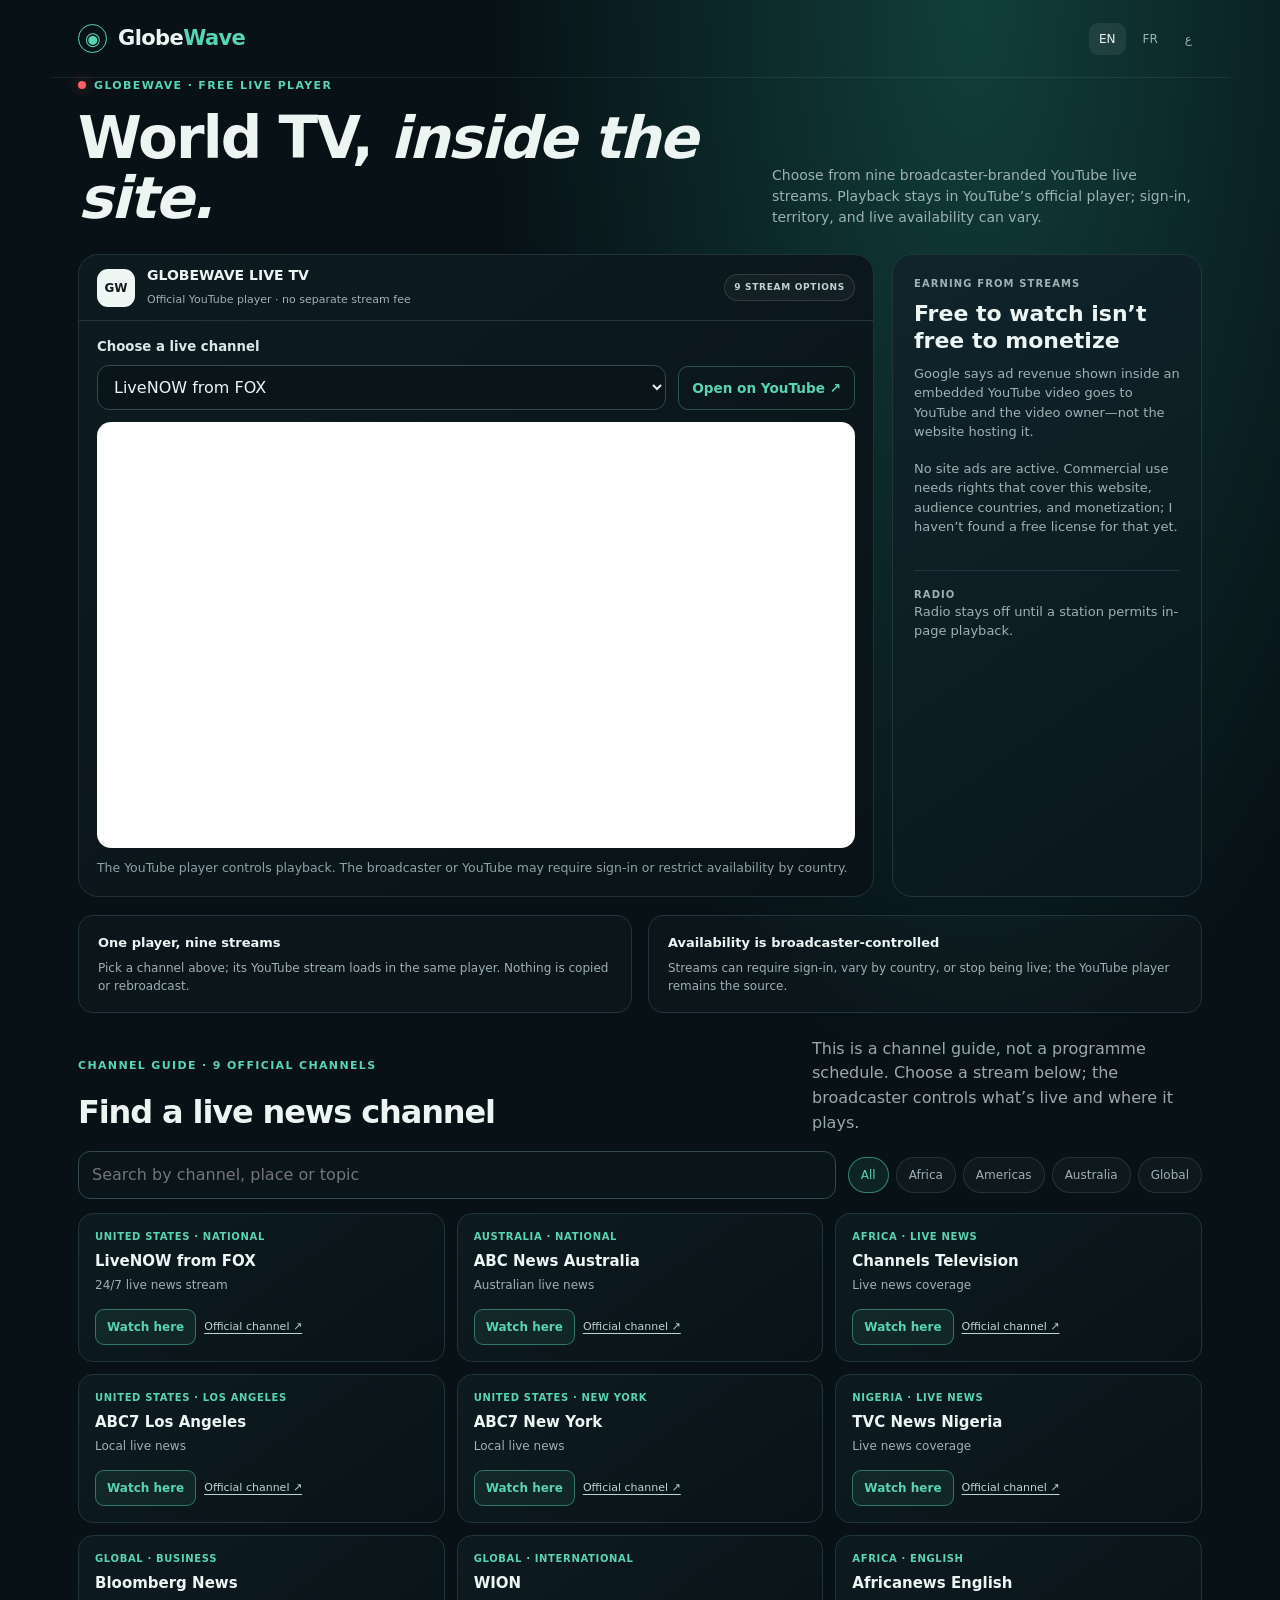
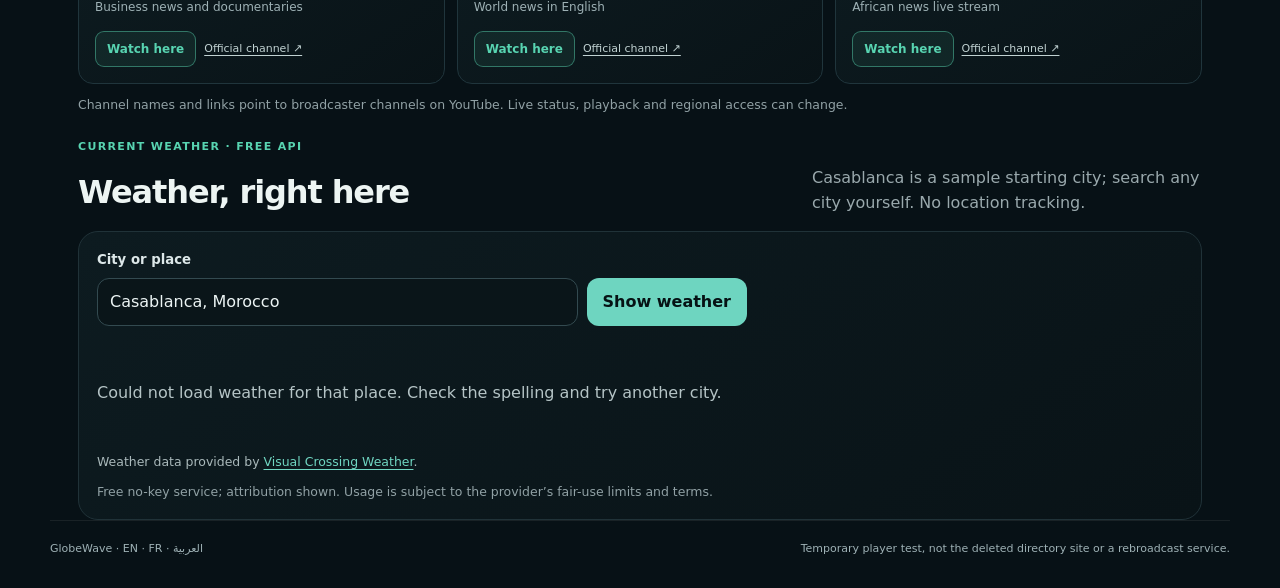
<file: index.html>
<!doctype html>
<html lang="en" dir="ltr">
<head>
<meta charset="utf-8"><meta name="viewport" content="width=device-width,initial-scale=1">
<title>GlobeWave — free live TV player</title>
<meta name="description" content="A free test player for broadcaster-branded live streams in the official YouTube player; availability and commercial rights vary.">
<meta name="robots" content="noindex,nofollow"><meta name="theme-color" content="#071116">
<link rel="stylesheet" href="./assets/player.css">
</head>
<body>
<header class="topbar wrap"><a class="brand" href="./index.html" aria-label="GlobeWave"><span class="brand-mark" aria-hidden="true">◉</span><span>Globe<em>Wave</em></span></a><nav class="languages" aria-label="Language"><a aria-current="page" href="./index.html">EN</a><a href="./fr/index.html">FR</a><a href="./ar/index.html" lang="ar">ع</a></nav></header>
<main class="wrap">
<section class="intro"><div><p class="eyebrow"><span class="live-dot"></span>GLOBEWAVE · FREE LIVE PLAYER</p><h1>World TV, <em>inside the site.</em></h1></div><p>Choose from nine broadcaster-branded YouTube live streams. Playback stays in YouTube’s official player; sign-in, territory, and live availability can vary.</p></section>
<section class="stage" aria-label="World live TV player"><article class="news-player-card"><div class="player-head"><div class="station"><div class="station-logo" aria-hidden="true">GW</div><div><h2>GLOBEWAVE LIVE TV</h2><small>Official YouTube player · no separate stream fee</small></div></div><span class="status-pill">9 STREAM OPTIONS</span></div><label class="field-label" for="news-channel" data-copy="chooseNews">Choose a live channel</label><div class="news-select-row"><select id="news-channel" aria-label="Choose a live channel"><option value="fox">LiveNOW from FOX</option><option value="abcau">ABC News Australia</option><option value="channels">Channels Television</option><option value="abc7la">ABC7 Los Angeles</option><option value="abc7ny">ABC7 New York</option><option value="tvc">TVC News Nigeria</option><option value="bloomberg">Bloomberg News</option><option value="wion">WION</option><option value="africanews">Africanews English</option></select><a id="news-official-link" class="official-link" href="https://www.youtube.com/watch?v=C96oohpWBGw" target="_blank" rel="noopener noreferrer" data-copy="openOfficial">Open on YouTube ↗</a></div><div class="news-frame-wrap"><iframe id="news-frame" title="LiveNOW from FOX live stream" src="https://www.youtube-nocookie.com/embed/C96oohpWBGw?playsinline=1&amp;rel=0" loading="eager" allow="accelerometer; encrypted-media; gyroscope; picture-in-picture; web-share" referrerpolicy="strict-origin-when-cross-origin" allowfullscreen></iframe></div><p id="news-channel-note" class="small-note" data-copy="newsNote">The YouTube player controls playback. The broadcaster or YouTube may require sign-in or restrict availability by country.</p></article><aside class="side-card"><span class="side-kicker" data-copy="moneyKicker">EARNING FROM STREAMS</span><h2 data-copy="moneyTitle">Free to watch isn’t free to monetize</h2><p data-copy="moneyBody">Google says ad revenue shown inside an embedded YouTube video goes to YouTube and the video owner—not the website hosting it.</p><p class="small-note" data-copy="rightsNote">No site ads are active. Commercial use needs rights that cover this website, audience countries, and monetization; I haven’t found a free license for that yet.</p><hr><span class="side-kicker" data-copy="radioKicker">RADIO</span><p data-copy="radioBody">Radio stays off until a station permits in-page playback.</p></aside></section><section class="below"><article class="info"><h3>One player, nine streams</h3><p>Pick a channel above; its YouTube stream loads in the same player. Nothing is copied or rebroadcast.</p></article><article class="info"><h3>Availability is broadcaster-controlled</h3><p>Streams can require sign-in, vary by country, or stop being live; the YouTube player remains the source.</p></article></section>
<section class="guide-section panel-section" id="channel-guide" aria-labelledby="guide-title">
<div class="section-heading"><div><p class="eyebrow">CHANNEL GUIDE · 9 OFFICIAL CHANNELS</p><h2 id="guide-title">Find a live news channel</h2></div><p>This is a channel guide, not a programme schedule. Choose a stream below; the broadcaster controls what’s live and where it plays.</p></div>
<div class="guide-tools"><label class="sr-only" for="guide-search">Search channels</label><input id="guide-search" type="search" placeholder="Search by channel, place or topic" autocomplete="off"><div class="guide-filters" role="group" aria-label="Filter by region"><button type="button" class="guide-filter is-active" data-region-filter="all" aria-pressed="true">All</button><button type="button" class="guide-filter" data-region-filter="africa" aria-pressed="false">Africa</button><button type="button" class="guide-filter" data-region-filter="americas" aria-pressed="false">Americas</button><button type="button" class="guide-filter" data-region-filter="australia" aria-pressed="false">Australia</button><button type="button" class="guide-filter" data-region-filter="global" aria-pressed="false">Global</button></div></div>
<div class="guide-grid" id="guide-grid">
<article class="guide-card" data-channel-card data-region="americas"><p class="guide-region">United States · national</p><h3>LiveNOW from FOX</h3><p>24/7 live news stream</p><div><button type="button" class="guide-watch" data-watch-channel="fox">Watch here</button><a href="https://www.youtube.com/@livenowfox" target="_blank" rel="noopener noreferrer">Official channel ↗</a></div></article>
<article class="guide-card" data-channel-card data-region="australia"><p class="guide-region">Australia · national</p><h3>ABC News Australia</h3><p>Australian live news</p><div><button type="button" class="guide-watch" data-watch-channel="abcau">Watch here</button><a href="https://www.youtube.com/@abcnewsaustralia" target="_blank" rel="noopener noreferrer">Official channel ↗</a></div></article>
<article class="guide-card" data-channel-card data-region="africa"><p class="guide-region">Africa · live news</p><h3>Channels Television</h3><p>Live news coverage</p><div><button type="button" class="guide-watch" data-watch-channel="channels">Watch here</button><a href="https://www.youtube.com/@ChannelsTelevision" target="_blank" rel="noopener noreferrer">Official channel ↗</a></div></article>
<article class="guide-card" data-channel-card data-region="americas"><p class="guide-region">United States · Los Angeles</p><h3>ABC7 Los Angeles</h3><p>Local live news</p><div><button type="button" class="guide-watch" data-watch-channel="abc7la">Watch here</button><a href="https://www.youtube.com/@ABC7" target="_blank" rel="noopener noreferrer">Official channel ↗</a></div></article>
<article class="guide-card" data-channel-card data-region="americas"><p class="guide-region">United States · New York</p><h3>ABC7 New York</h3><p>Local live news</p><div><button type="button" class="guide-watch" data-watch-channel="abc7ny">Watch here</button><a href="https://www.youtube.com/@abc7NY" target="_blank" rel="noopener noreferrer">Official channel ↗</a></div></article>
<article class="guide-card" data-channel-card data-region="africa"><p class="guide-region">Nigeria · live news</p><h3>TVC News Nigeria</h3><p>Live news coverage</p><div><button type="button" class="guide-watch" data-watch-channel="tvc">Watch here</button><a href="https://www.youtube.com/@tvcnewsnigeria" target="_blank" rel="noopener noreferrer">Official channel ↗</a></div></article>
<article class="guide-card" data-channel-card data-region="global"><p class="guide-region">Global · business</p><h3>Bloomberg News</h3><p>Business news and documentaries</p><div><button type="button" class="guide-watch" data-watch-channel="bloomberg">Watch here</button><a href="https://www.youtube.com/@Bloomberg-News" target="_blank" rel="noopener noreferrer">Official channel ↗</a></div></article>
<article class="guide-card" data-channel-card data-region="global"><p class="guide-region">Global · international</p><h3>WION</h3><p>World news in English</p><div><button type="button" class="guide-watch" data-watch-channel="wion">Watch here</button><a href="https://www.youtube.com/@WION" target="_blank" rel="noopener noreferrer">Official channel ↗</a></div></article>
<article class="guide-card" data-channel-card data-region="africa"><p class="guide-region">Africa · English</p><h3>Africanews English</h3><p>African news live stream</p><div><button type="button" class="guide-watch" data-watch-channel="africanews">Watch here</button><a href="https://www.youtube.com/@africanews" target="_blank" rel="noopener noreferrer">Official channel ↗</a></div></article>
</div><p id="guide-empty" class="guide-empty" hidden>No channels match that search. Try another word or region.</p><p class="small-note guide-note">Channel names and links point to broadcaster channels on YouTube. Live status, playback and regional access can change.</p>
</section>
<section class="weather-section panel-section" id="weather" aria-labelledby="weather-title"><div class="section-heading"><div><p class="eyebrow" data-copy="weatherEyebrow">CURRENT WEATHER · FREE API</p><h2 id="weather-title" data-copy="weatherTitle">Weather, right here</h2></div><p data-copy="weatherIntro">Casablanca is a sample starting city; search any city yourself. No location tracking.</p></div><article class="weather-card"><form id="weather-form" class="weather-form"><label class="field-label" for="weather-city" data-copy="cityLabel">City or place</label><div class="weather-controls"><input id="weather-city" name="city" value="Casablanca, Morocco" autocomplete="off" maxlength="100"><button type="submit" data-copy="weatherSearch">Show weather</button></div></form><div id="weather-result" class="weather-result" aria-live="polite"><div class="weather-loading" data-copy="weatherLoading">Loading current conditions…</div></div><p class="attribution"><span data-copy="weatherCredit">Weather data provided by</span> <a href="https://www.visualcrossing.com/" target="_blank" rel="noopener noreferrer">Visual Crossing Weather</a>.</p><p class="small-note" data-copy="weatherTerms">Free no-key service; attribution shown. Usage is subject to the provider’s fair-use limits and terms.</p></article></section>
</main>
<footer class="footer wrap"><span>GlobeWave · EN · FR · العربية</span><span data-i18n="footer">Temporary player test, not the deleted directory site or a rebroadcast service.</span></footer>
<script src="./assets/live-sections.js" defer></script>
</body></html>
</file>
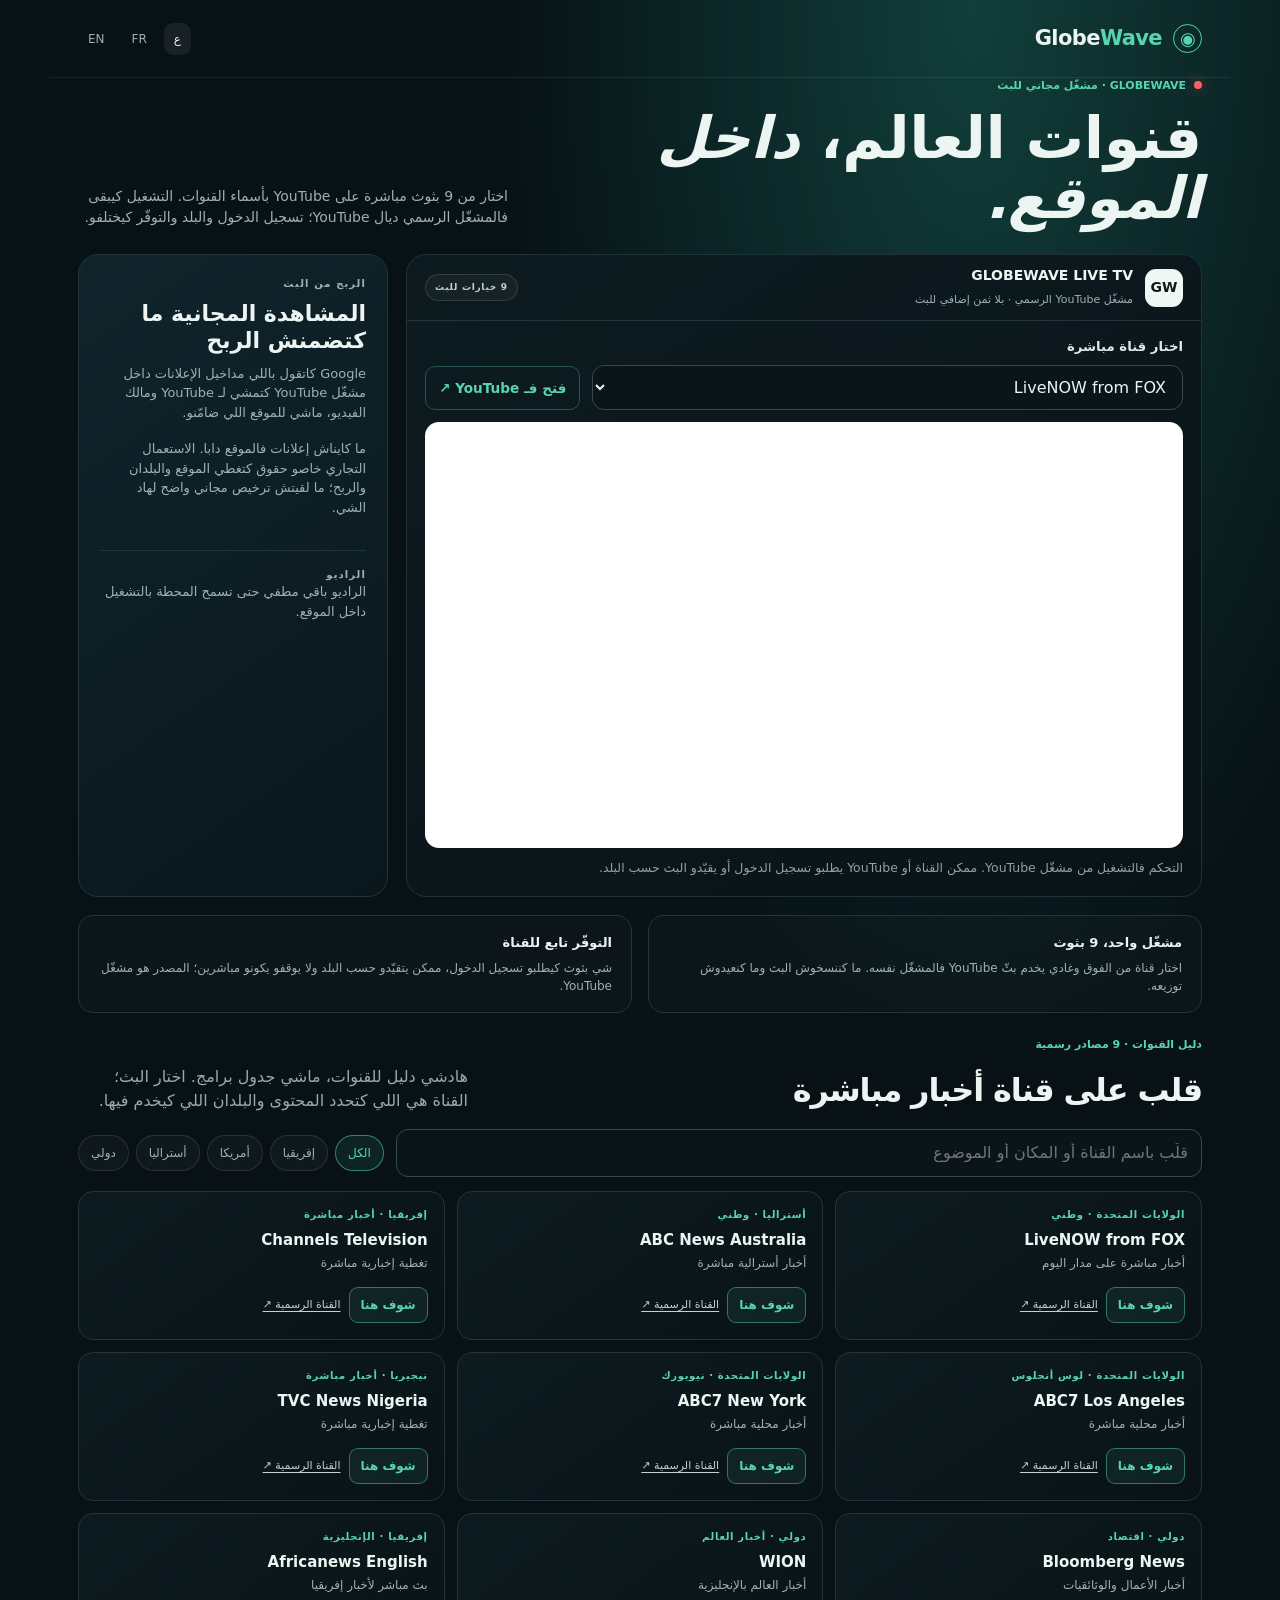
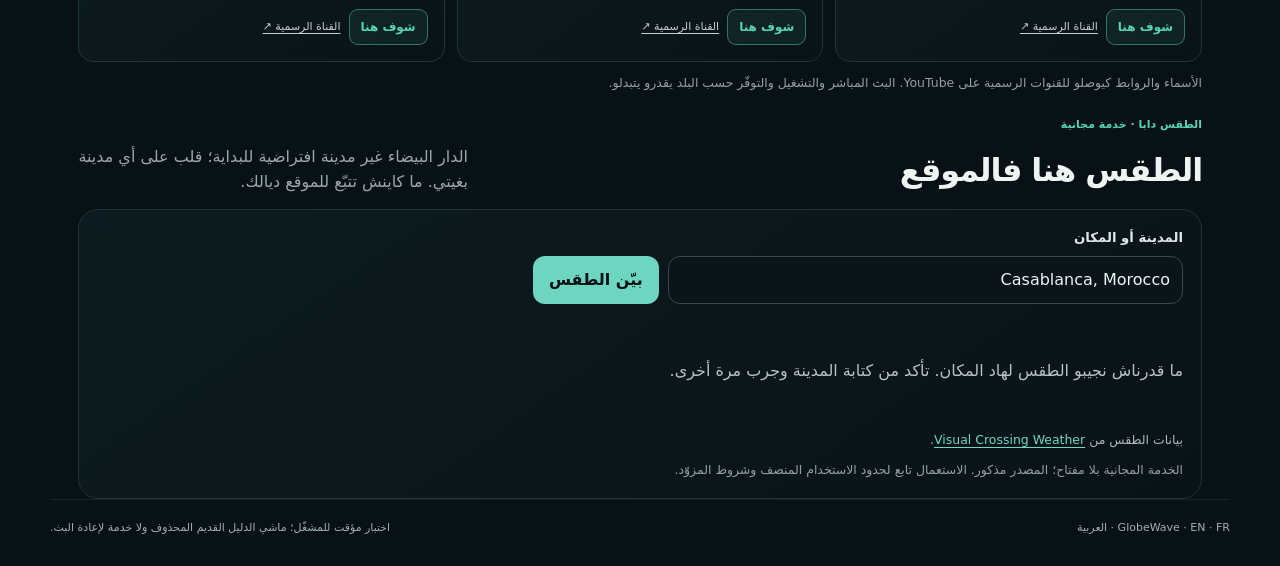
<file: ar/index.html>
<!doctype html>
<html lang="ar" dir="rtl">
<head>
<meta charset="utf-8"><meta name="viewport" content="width=device-width,initial-scale=1">
<title>GlobeWave — مشغّل قنوات مجانية مباشرة</title>
<meta name="description" content="مشغّل تجريبي مجاني لبثوث على YouTube؛ التوفّر والحقوق التجارية تابعين لكل قناة.">
<meta name="robots" content="noindex,nofollow"><meta name="theme-color" content="#071116">
<link rel="stylesheet" href="../assets/player.css">
</head>
<body class="rtl">
<header class="topbar wrap"><a class="brand" href="../index.html" aria-label="GlobeWave"><span class="brand-mark" aria-hidden="true">◉</span><span>Globe<em>Wave</em></span></a><nav class="languages" aria-label="اللغة"><a href="../index.html">EN</a><a href="../fr/index.html">FR</a><a aria-current="page" href="../ar/index.html" lang="ar">ع</a></nav></header>
<main class="wrap">
<section class="intro"><div><p class="eyebrow"><span class="live-dot"></span>GLOBEWAVE · مشغّل مجاني للبث</p><h1>قنوات العالم، <em>داخل الموقع.</em></h1></div><p>اختار من 9 بثوث مباشرة على YouTube بأسماء القنوات. التشغيل كيبقى فالمشغّل الرسمي ديال YouTube؛ تسجيل الدخول والبلد والتوفّر كيختلفو.</p></section>
<section class="stage" aria-label="مشغّل قنوات العالم المباشرة"><article class="news-player-card"><div class="player-head"><div class="station"><div class="station-logo" aria-hidden="true">GW</div><div><h2>GLOBEWAVE LIVE TV</h2><small>مشغّل YouTube الرسمي · بلا ثمن إضافي للبث</small></div></div><span class="status-pill">9 خيارات للبث</span></div><label class="field-label" for="news-channel" data-copy="chooseNews">اختار قناة مباشرة</label><div class="news-select-row"><select id="news-channel" aria-label="اختار قناة مباشرة"><option value="fox">LiveNOW from FOX</option><option value="abcau">ABC News Australia</option><option value="channels">Channels Television</option><option value="abc7la">ABC7 Los Angeles</option><option value="abc7ny">ABC7 New York</option><option value="tvc">TVC News Nigeria</option><option value="bloomberg">Bloomberg News</option><option value="wion">WION</option><option value="africanews">Africanews English</option></select><a id="news-official-link" class="official-link" href="https://www.youtube.com/watch?v=C96oohpWBGw" target="_blank" rel="noopener noreferrer" data-copy="openOfficial">فتح فـ YouTube ↗</a></div><div class="news-frame-wrap"><iframe id="news-frame" title="بث LiveNOW from FOX مباشر" src="https://www.youtube-nocookie.com/embed/C96oohpWBGw?playsinline=1&amp;rel=0" loading="eager" allow="accelerometer; encrypted-media; gyroscope; picture-in-picture; web-share" referrerpolicy="strict-origin-when-cross-origin" allowfullscreen></iframe></div><p id="news-channel-note" class="small-note" data-copy="newsNote">التحكم فالتشغيل من مشغّل YouTube. ممكن القناة أو YouTube يطلبو تسجيل الدخول أو يقيّدو البث حسب البلد.</p></article><aside class="side-card"><span class="side-kicker" data-copy="moneyKicker">الربح من البث</span><h2 data-copy="moneyTitle">المشاهدة المجانية ما كتضمنش الربح</h2><p data-copy="moneyBody">Google كاتقول باللي مداخيل الإعلانات داخل مشغّل YouTube كتمشي لـ YouTube ومالك الفيديو، ماشي للموقع اللي ضامّنو.</p><p class="small-note" data-copy="rightsNote">ما كايناش إعلانات فالموقع دابا. الاستعمال التجاري خاصو حقوق كتغطي الموقع والبلدان والربح؛ ما لقيتش ترخيص مجاني واضح لهاد الشي.</p><hr><span class="side-kicker" data-copy="radioKicker">الراديو</span><p data-copy="radioBody">الراديو باقي مطفي حتى تسمح المحطة بالتشغيل داخل الموقع.</p></aside></section><section class="below"><article class="info"><h3>مشغّل واحد، 9 بثوث</h3><p>اختار قناة من الفوق وغادي يخدم بثّ YouTube فالمشغّل نفسه. ما كننسخوش البث وما كنعيدوش توزيعه.</p></article><article class="info"><h3>التوفّر تابع للقناة</h3><p>شي بثوث كيطلبو تسجيل الدخول، ممكن يتقيّدو حسب البلد ولا يوقفو يكونو مباشرين؛ المصدر هو مشغّل YouTube.</p></article></section>
<section class="guide-section panel-section" id="channel-guide" aria-labelledby="guide-title">
<div class="section-heading"><div><p class="eyebrow">دليل القنوات · 9 مصادر رسمية</p><h2 id="guide-title">قلب على قناة أخبار مباشرة</h2></div><p>هادشي دليل للقنوات، ماشي جدول برامج. اختار البث؛ القناة هي اللي كتحدد المحتوى والبلدان اللي كيخدم فيها.</p></div>
<div class="guide-tools"><label class="sr-only" for="guide-search">قلّب على قناة</label><input id="guide-search" type="search" placeholder="قلّب باسم القناة أو المكان أو الموضوع" autocomplete="off"><div class="guide-filters" role="group" aria-label="صفّي حسب المنطقة"><button type="button" class="guide-filter is-active" data-region-filter="all" aria-pressed="true">الكل</button><button type="button" class="guide-filter" data-region-filter="africa" aria-pressed="false">إفريقيا</button><button type="button" class="guide-filter" data-region-filter="americas" aria-pressed="false">أمريكا</button><button type="button" class="guide-filter" data-region-filter="australia" aria-pressed="false">أستراليا</button><button type="button" class="guide-filter" data-region-filter="global" aria-pressed="false">دولي</button></div></div>
<div class="guide-grid" id="guide-grid">
<article class="guide-card" data-channel-card data-region="americas"><p class="guide-region">الولايات المتحدة · وطني</p><h3>LiveNOW from FOX</h3><p>أخبار مباشرة على مدار اليوم</p><div><button type="button" class="guide-watch" data-watch-channel="fox">شوف هنا</button><a href="https://www.youtube.com/@livenowfox" target="_blank" rel="noopener noreferrer">القناة الرسمية ↗</a></div></article>
<article class="guide-card" data-channel-card data-region="australia"><p class="guide-region">أستراليا · وطني</p><h3>ABC News Australia</h3><p>أخبار أسترالية مباشرة</p><div><button type="button" class="guide-watch" data-watch-channel="abcau">شوف هنا</button><a href="https://www.youtube.com/@abcnewsaustralia" target="_blank" rel="noopener noreferrer">القناة الرسمية ↗</a></div></article>
<article class="guide-card" data-channel-card data-region="africa"><p class="guide-region">إفريقيا · أخبار مباشرة</p><h3>Channels Television</h3><p>تغطية إخبارية مباشرة</p><div><button type="button" class="guide-watch" data-watch-channel="channels">شوف هنا</button><a href="https://www.youtube.com/@ChannelsTelevision" target="_blank" rel="noopener noreferrer">القناة الرسمية ↗</a></div></article>
<article class="guide-card" data-channel-card data-region="americas"><p class="guide-region">الولايات المتحدة · لوس أنجلوس</p><h3>ABC7 Los Angeles</h3><p>أخبار محلية مباشرة</p><div><button type="button" class="guide-watch" data-watch-channel="abc7la">شوف هنا</button><a href="https://www.youtube.com/@ABC7" target="_blank" rel="noopener noreferrer">القناة الرسمية ↗</a></div></article>
<article class="guide-card" data-channel-card data-region="americas"><p class="guide-region">الولايات المتحدة · نيويورك</p><h3>ABC7 New York</h3><p>أخبار محلية مباشرة</p><div><button type="button" class="guide-watch" data-watch-channel="abc7ny">شوف هنا</button><a href="https://www.youtube.com/@abc7NY" target="_blank" rel="noopener noreferrer">القناة الرسمية ↗</a></div></article>
<article class="guide-card" data-channel-card data-region="africa"><p class="guide-region">نيجيريا · أخبار مباشرة</p><h3>TVC News Nigeria</h3><p>تغطية إخبارية مباشرة</p><div><button type="button" class="guide-watch" data-watch-channel="tvc">شوف هنا</button><a href="https://www.youtube.com/@tvcnewsnigeria" target="_blank" rel="noopener noreferrer">القناة الرسمية ↗</a></div></article>
<article class="guide-card" data-channel-card data-region="global"><p class="guide-region">دولي · اقتصاد</p><h3>Bloomberg News</h3><p>أخبار الأعمال والوثائقيات</p><div><button type="button" class="guide-watch" data-watch-channel="bloomberg">شوف هنا</button><a href="https://www.youtube.com/@Bloomberg-News" target="_blank" rel="noopener noreferrer">القناة الرسمية ↗</a></div></article>
<article class="guide-card" data-channel-card data-region="global"><p class="guide-region">دولي · أخبار العالم</p><h3>WION</h3><p>أخبار العالم بالإنجليزية</p><div><button type="button" class="guide-watch" data-watch-channel="wion">شوف هنا</button><a href="https://www.youtube.com/@WION" target="_blank" rel="noopener noreferrer">القناة الرسمية ↗</a></div></article>
<article class="guide-card" data-channel-card data-region="africa"><p class="guide-region">إفريقيا · الإنجليزية</p><h3>Africanews English</h3><p>بث مباشر لأخبار إفريقيا</p><div><button type="button" class="guide-watch" data-watch-channel="africanews">شوف هنا</button><a href="https://www.youtube.com/@africanews" target="_blank" rel="noopener noreferrer">القناة الرسمية ↗</a></div></article>
</div><p id="guide-empty" class="guide-empty" hidden>ما لقيتش قنوات لهاد البحث. جرّب كلمة أو منطقة أخرى.</p><p class="small-note guide-note">الأسماء والروابط كيوصلو للقنوات الرسمية على YouTube. البث المباشر والتشغيل والتوفّر حسب البلد يقدرو يتبدلو.</p>
</section>
<section class="weather-section panel-section" id="weather" aria-labelledby="weather-title"><div class="section-heading"><div><p class="eyebrow" data-copy="weatherEyebrow">الطقس دابا · خدمة مجانية</p><h2 id="weather-title" data-copy="weatherTitle">الطقس هنا فالموقع</h2></div><p data-copy="weatherIntro">الدار البيضاء غير مدينة افتراضية للبداية؛ قلب على أي مدينة بغيتي. ما كاينش تتبّع للموقع ديالك.</p></div><article class="weather-card"><form id="weather-form" class="weather-form"><label class="field-label" for="weather-city" data-copy="cityLabel">المدينة أو المكان</label><div class="weather-controls"><input id="weather-city" name="city" value="Casablanca, Morocco" autocomplete="off" maxlength="100"><button type="submit" data-copy="weatherSearch">بيّن الطقس</button></div></form><div id="weather-result" class="weather-result" aria-live="polite"><div class="weather-loading" data-copy="weatherLoading">كنحمّلو حالة الطقس دابا…</div></div><p class="attribution"><span data-copy="weatherCredit">بيانات الطقس من</span> <a href="https://www.visualcrossing.com/" target="_blank" rel="noopener noreferrer">Visual Crossing Weather</a>.</p><p class="small-note" data-copy="weatherTerms">الخدمة المجانية بلا مفتاح؛ المصدر مذكور. الاستعمال تابع لحدود الاستخدام المنصف وشروط المزوّد.</p></article></section>
</main>
<footer class="footer wrap"><span>GlobeWave · EN · FR · العربية</span><span data-i18n="footer">اختبار مؤقت للمشغّل؛ ماشي الدليل القديم المحذوف ولا خدمة لإعادة البث.</span></footer>
<script src="../assets/live-sections.js" defer></script>
</body></html>
</file>
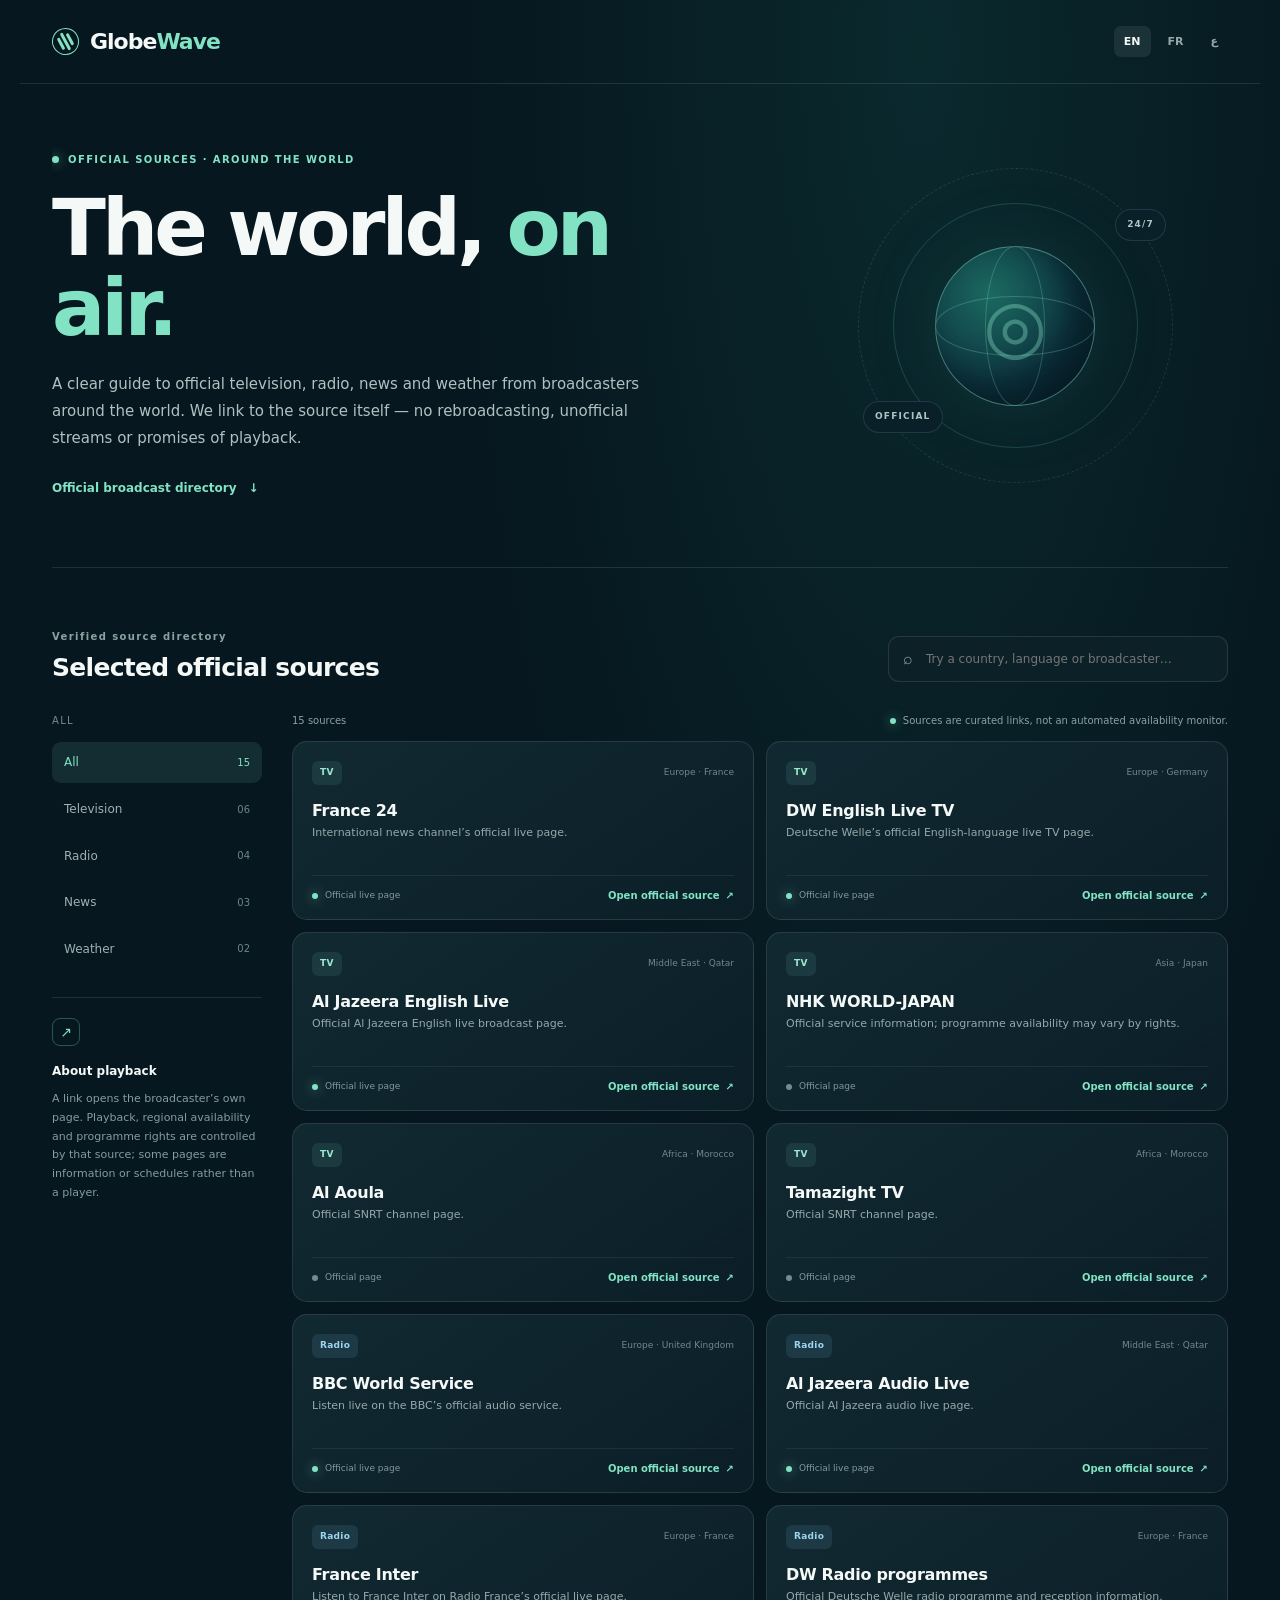
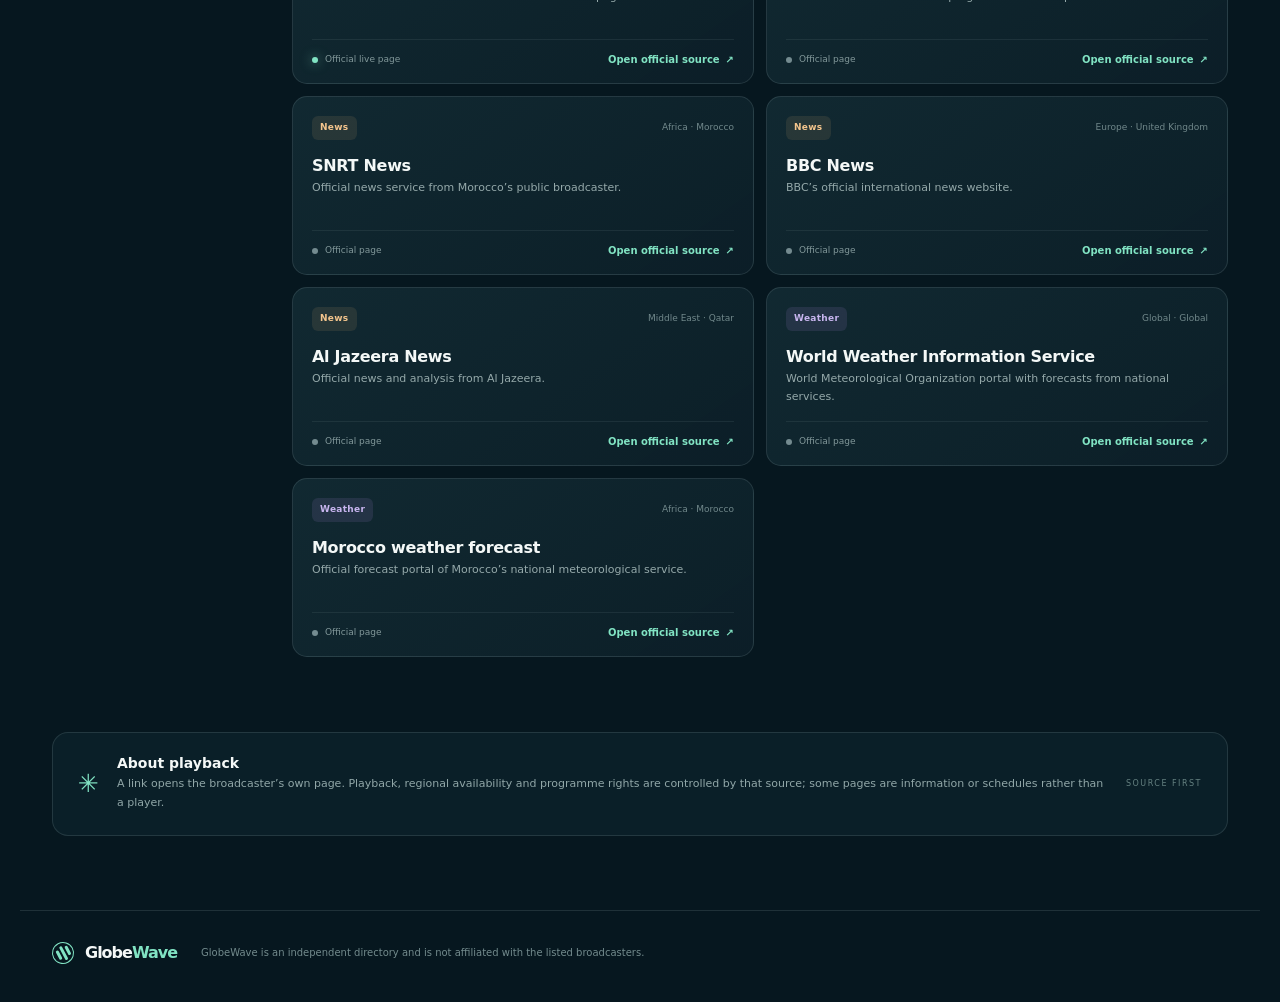
<file: en/index.html>
<!doctype html>
<html lang="en" dir="ltr">
<head>
<meta charset="utf-8"><meta name="viewport" content="width=device-width,initial-scale=1">
<title>GlobeWave — official TV, radio, news &amp; weather worldwide</title><meta name="description" content="Find official TV, radio, news and weather pages from broadcasters and public services around the world. Open each source at its official website.">
<link rel="canonical" href="https://yassin1986.github.io/globewave/en/">
<link rel="alternate" hreflang="en" href="https://yassin1986.github.io/globewave/en/"><link rel="alternate" hreflang="fr" href="https://yassin1986.github.io/globewave/fr/"><link rel="alternate" hreflang="ar" href="https://yassin1986.github.io/globewave/ar/"><link rel="alternate" hreflang="x-default" href="https://yassin1986.github.io/globewave/">
<meta property="og:type" content="website"><meta property="og:site_name" content="GlobeWave"><meta property="og:title" content="GlobeWave — official TV, radio, news &amp; weather worldwide"><meta property="og:description" content="Find official TV, radio, news and weather pages from broadcasters and public services around the world. Open each source at its official website."><meta property="og:url" content="https://yassin1986.github.io/globewave/en/"><meta property="og:locale" content="en_US">
<meta name="theme-color" content="#071b25"><meta name="robots" content="index,follow,max-image-preview:large">
<script type="application/ld+json">{"@context":"https://schema.org","@type":"WebSite","name":"GlobeWave","url":"https://yassin1986.github.io/globewave/","description":"Find official TV, radio, news and weather pages from broadcasters and public services around the world. Open each source at its official website.","inLanguage":"en","availableLanguage":["ar","fr","en"]}</script>
<link rel="preload" href="https://yassin1986.github.io/globewave/assets/site.css" as="style"><link rel="stylesheet" href="https://yassin1986.github.io/globewave/assets/site.css">
</head><body class="" data-language="en">
<a class="skip-link" href="#directory">Skip to sources</a>
<header class="site-header"><a class="brand" href="https://yassin1986.github.io/globewave/en/" aria-label="GlobeWave home"><span class="brand-mark" aria-hidden="true"><i></i><i></i><i></i></span><span>Globe<span>Wave</span></span></a><nav class="language-nav" aria-label="Language"><a aria-current="page" href="https://yassin1986.github.io/globewave/en/">EN</a><a  href="https://yassin1986.github.io/globewave/fr/">FR</a><a  href="https://yassin1986.github.io/globewave/ar/">ع</a></nav></header>
<main>
<section class="hero"><div class="hero-copy"><p class="eyebrow"><span class="pulse"></span>OFFICIAL SOURCES · AROUND THE WORLD</p><h1>The world, <em>on air.</em></h1><p class="intro">A clear guide to official television, radio, news and weather from broadcasters around the world. We link to the source itself — no rebroadcasting, unofficial streams or promises of playback.</p><a class="hero-link" href="#directory">Official broadcast directory <span aria-hidden="true">↓</span></a></div><div class="orbit" aria-hidden="true"><div class="orbit-ring ring-one"></div><div class="orbit-ring ring-two"></div><div class="globe"><span>◎</span><i class="globe-line line-one"></i><i class="globe-line line-two"></i></div><span class="orbit-label label-one">24/7</span><span class="orbit-label label-two">OFFICIAL</span></div></section>
<section class="directory" id="directory"><div class="section-heading"><div><p class="eyebrow muted">Verified source directory</p><h2>Selected official sources</h2></div><label class="search"><span aria-hidden="true">⌕</span><span class="sr-only">Search sources</span><input id="source-search" type="search" placeholder="Try a country, language or broadcaster…" autocomplete="off"></label></div>
<div class="directory-layout"><aside class="sidebar"><p class="side-label">All</p><button class="filter active" type="button" data-filter="all" aria-pressed="true">All<span>15</span></button><button class="filter" type="button" data-filter="tv" aria-pressed="false">Television<span>06</span></button><button class="filter" type="button" data-filter="radio" aria-pressed="false">Radio<span>04</span></button><button class="filter" type="button" data-filter="news" aria-pressed="false">News<span>03</span></button><button class="filter" type="button" data-filter="weather" aria-pressed="false">Weather<span>02</span></button><div class="sidebar-note"><span class="note-icon" aria-hidden="true">↗</span><strong>About playback</strong><p>A link opens the broadcaster’s own page. Playback, regional availability and programme rights are controlled by that source; some pages are information or schedules rather than a player.</p></div></aside>
<div class="results"><div class="results-top"><span id="result-count">15 sources</span><span class="result-status"><i class="dot live"></i>Sources are curated links, not an automated availability monitor.</span></div><div class="source-grid"><article class="source-card" data-category="tv" data-search="france 24 france europe international news channel’s official live page.">
  <div class="card-top"><span class="category category-tv">TV</span><span class="region">Europe · France</span></div>
  <h3>France 24</h3><p>International news channel’s official live page.</p>
  <div class="card-bottom"><span class="source-kind"><i class="dot live"></i>Official live page</span><a class="source-link" href="https://www.france24.com/en/live" target="_blank" rel="noopener noreferrer">Open official source <span aria-hidden="true">↗</span></a></div>
</article><article class="source-card" data-category="tv" data-search="dw english live tv germany europe deutsche welle’s official english-language live tv page.">
  <div class="card-top"><span class="category category-tv">TV</span><span class="region">Europe · Germany</span></div>
  <h3>DW English Live TV</h3><p>Deutsche Welle’s official English-language live TV page.</p>
  <div class="card-bottom"><span class="source-kind"><i class="dot live"></i>Official live page</span><a class="source-link" href="https://www.dw.com/en/live-tv/channel-english" target="_blank" rel="noopener noreferrer">Open official source <span aria-hidden="true">↗</span></a></div>
</article><article class="source-card" data-category="tv" data-search="al jazeera english live qatar middle east official al jazeera english live broadcast page.">
  <div class="card-top"><span class="category category-tv">TV</span><span class="region">Middle East · Qatar</span></div>
  <h3>Al Jazeera English Live</h3><p>Official Al Jazeera English live broadcast page.</p>
  <div class="card-bottom"><span class="source-kind"><i class="dot live"></i>Official live page</span><a class="source-link" href="https://www.aljazeera.com/live/" target="_blank" rel="noopener noreferrer">Open official source <span aria-hidden="true">↗</span></a></div>
</article><article class="source-card" data-category="tv" data-search="nhk world-japan japan asia official service information; programme availability may vary by rights.">
  <div class="card-top"><span class="category category-tv">TV</span><span class="region">Asia · Japan</span></div>
  <h3>NHK WORLD-JAPAN</h3><p>Official service information; programme availability may vary by rights.</p>
  <div class="card-bottom"><span class="source-kind"><i class="dot "></i>Official page</span><a class="source-link" href="https://www3.nhk.or.jp/nhkworld/en/faq/" target="_blank" rel="noopener noreferrer">Open official source <span aria-hidden="true">↗</span></a></div>
</article><article class="source-card" data-category="tv" data-search="al aoula morocco africa official snrt channel page.">
  <div class="card-top"><span class="category category-tv">TV</span><span class="region">Africa · Morocco</span></div>
  <h3>Al Aoula</h3><p>Official SNRT channel page.</p>
  <div class="card-bottom"><span class="source-kind"><i class="dot "></i>Official page</span><a class="source-link" href="https://www.snrt.ma/chaine/al-aoula" target="_blank" rel="noopener noreferrer">Open official source <span aria-hidden="true">↗</span></a></div>
</article><article class="source-card" data-category="tv" data-search="tamazight tv morocco africa official snrt channel page.">
  <div class="card-top"><span class="category category-tv">TV</span><span class="region">Africa · Morocco</span></div>
  <h3>Tamazight TV</h3><p>Official SNRT channel page.</p>
  <div class="card-bottom"><span class="source-kind"><i class="dot "></i>Official page</span><a class="source-link" href="https://www.snrt.ma/chaine/tamazight" target="_blank" rel="noopener noreferrer">Open official source <span aria-hidden="true">↗</span></a></div>
</article><article class="source-card" data-category="radio" data-search="bbc world service united kingdom europe listen live on the bbc’s official audio service.">
  <div class="card-top"><span class="category category-radio">Radio</span><span class="region">Europe · United Kingdom</span></div>
  <h3>BBC World Service</h3><p>Listen live on the BBC’s official audio service.</p>
  <div class="card-bottom"><span class="source-kind"><i class="dot live"></i>Official live page</span><a class="source-link" href="https://www.bbc.co.uk/sounds/play/live/bbc_world_service" target="_blank" rel="noopener noreferrer">Open official source <span aria-hidden="true">↗</span></a></div>
</article><article class="source-card" data-category="radio" data-search="al jazeera audio live qatar middle east official al jazeera audio live page.">
  <div class="card-top"><span class="category category-radio">Radio</span><span class="region">Middle East · Qatar</span></div>
  <h3>Al Jazeera Audio Live</h3><p>Official Al Jazeera audio live page.</p>
  <div class="card-bottom"><span class="source-kind"><i class="dot live"></i>Official live page</span><a class="source-link" href="https://www.aljazeera.com/audio/live/" target="_blank" rel="noopener noreferrer">Open official source <span aria-hidden="true">↗</span></a></div>
</article><article class="source-card" data-category="radio" data-search="france inter france europe listen to france inter on radio france’s official live page.">
  <div class="card-top"><span class="category category-radio">Radio</span><span class="region">Europe · France</span></div>
  <h3>France Inter</h3><p>Listen to France Inter on Radio France’s official live page.</p>
  <div class="card-bottom"><span class="source-kind"><i class="dot live"></i>Official live page</span><a class="source-link" href="https://www.radiofrance.fr/franceinter/direct" target="_blank" rel="noopener noreferrer">Open official source <span aria-hidden="true">↗</span></a></div>
</article><article class="source-card" data-category="radio" data-search="dw radio programmes germany europe official deutsche welle radio programme and reception information.">
  <div class="card-top"><span class="category category-radio">Radio</span><span class="region">Europe · France</span></div>
  <h3>DW Radio programmes</h3><p>Official Deutsche Welle radio programme and reception information.</p>
  <div class="card-bottom"><span class="source-kind"><i class="dot "></i>Official page</span><a class="source-link" href="https://corporate.dw.com/en/dw-radio-programs/a-1777509" target="_blank" rel="noopener noreferrer">Open official source <span aria-hidden="true">↗</span></a></div>
</article><article class="source-card" data-category="news" data-search="snrt news morocco africa official news service from morocco’s public broadcaster.">
  <div class="card-top"><span class="category category-news">News</span><span class="region">Africa · Morocco</span></div>
  <h3>SNRT News</h3><p>Official news service from Morocco’s public broadcaster.</p>
  <div class="card-bottom"><span class="source-kind"><i class="dot "></i>Official page</span><a class="source-link" href="https://snrtnews.com/fr" target="_blank" rel="noopener noreferrer">Open official source <span aria-hidden="true">↗</span></a></div>
</article><article class="source-card" data-category="news" data-search="bbc news united kingdom europe bbc’s official international news website.">
  <div class="card-top"><span class="category category-news">News</span><span class="region">Europe · United Kingdom</span></div>
  <h3>BBC News</h3><p>BBC’s official international news website.</p>
  <div class="card-bottom"><span class="source-kind"><i class="dot "></i>Official page</span><a class="source-link" href="https://www.bbc.com/news" target="_blank" rel="noopener noreferrer">Open official source <span aria-hidden="true">↗</span></a></div>
</article><article class="source-card" data-category="news" data-search="al jazeera news qatar middle east official news and analysis from al jazeera.">
  <div class="card-top"><span class="category category-news">News</span><span class="region">Middle East · Qatar</span></div>
  <h3>Al Jazeera News</h3><p>Official news and analysis from Al Jazeera.</p>
  <div class="card-bottom"><span class="source-kind"><i class="dot "></i>Official page</span><a class="source-link" href="https://www.aljazeera.com/" target="_blank" rel="noopener noreferrer">Open official source <span aria-hidden="true">↗</span></a></div>
</article><article class="source-card" data-category="weather" data-search="world weather information service global global world meteorological organization portal with forecasts from national services.">
  <div class="card-top"><span class="category category-weather">Weather</span><span class="region">Global · Global</span></div>
  <h3>World Weather Information Service</h3><p>World Meteorological Organization portal with forecasts from national services.</p>
  <div class="card-bottom"><span class="source-kind"><i class="dot "></i>Official page</span><a class="source-link" href="https://worldweather.wmo.int/en/selection.html" target="_blank" rel="noopener noreferrer">Open official source <span aria-hidden="true">↗</span></a></div>
</article><article class="source-card" data-category="weather" data-search="morocco weather forecast morocco africa official forecast portal of morocco’s national meteorological service.">
  <div class="card-top"><span class="category category-weather">Weather</span><span class="region">Africa · Morocco</span></div>
  <h3>Morocco weather forecast</h3><p>Official forecast portal of Morocco’s national meteorological service.</p>
  <div class="card-bottom"><span class="source-kind"><i class="dot "></i>Official page</span><a class="source-link" href="https://www.marocmeteo.ma/fr" target="_blank" rel="noopener noreferrer">Open official source <span aria-hidden="true">↗</span></a></div>
</article></div><p class="empty-state" hidden>No sources match that search.</p></div></div></section>
<section class="trust-strip"><div class="trust-symbol">✳</div><div><h2>About playback</h2><p>A link opens the broadcaster’s own page. Playback, regional availability and programme rights are controlled by that source; some pages are information or schedules rather than a player.</p></div><span class="trust-mark">SOURCE FIRST</span></section>
</main><footer><a class="brand footer-brand" href="https://yassin1986.github.io/globewave/en/"><span class="brand-mark" aria-hidden="true"><i></i><i></i><i></i></span><span>Globe<span>Wave</span></span></a><p>GlobeWave is an independent directory and is not affiliated with the listed broadcasters.</p></footer>
<script defer src="https://yassin1986.github.io/globewave/assets/site.js"></script></body></html>
</file>
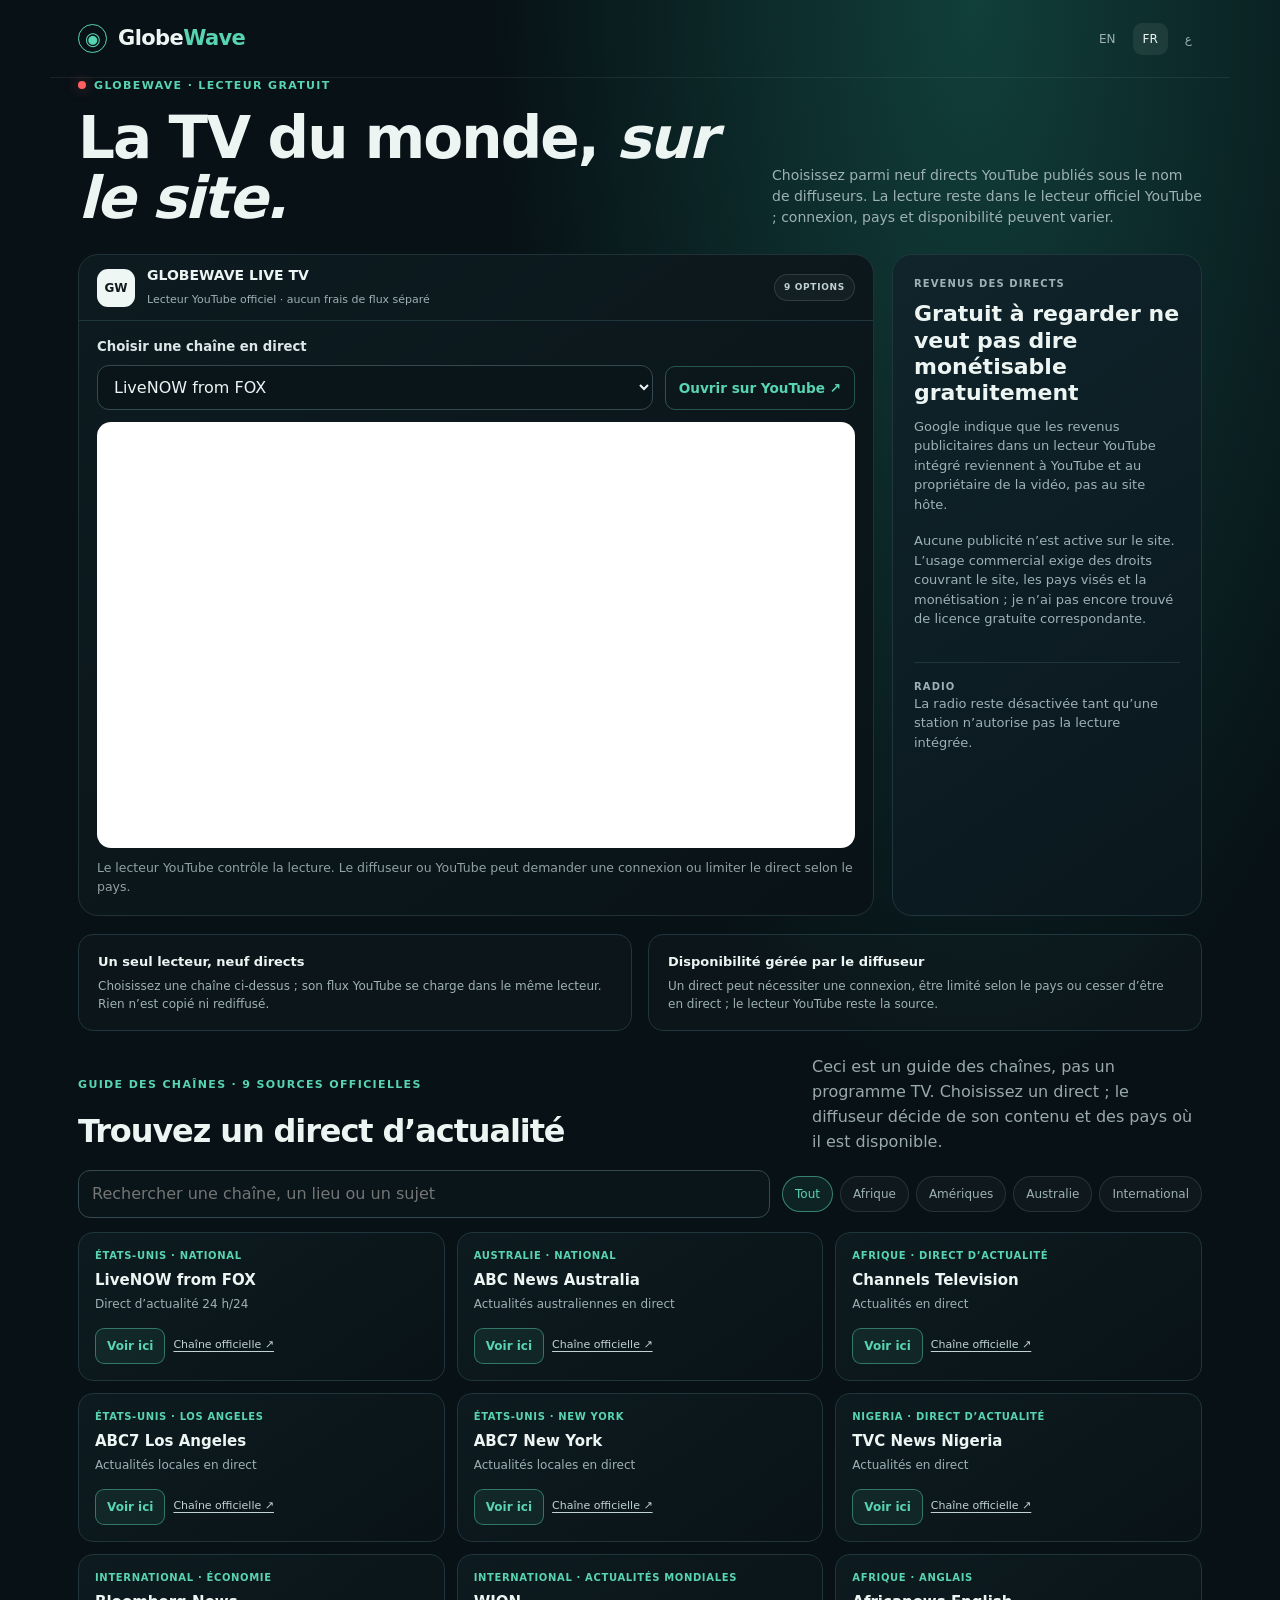
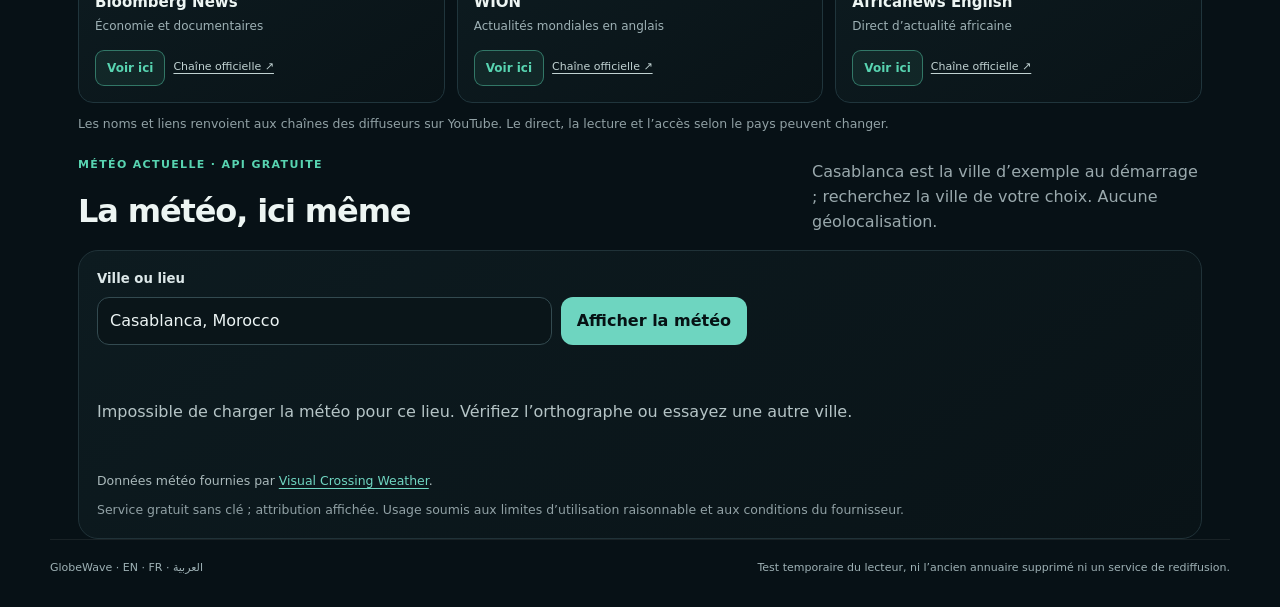
<file: fr/index.html>
<!doctype html>
<html lang="fr" dir="ltr">
<head>
<meta charset="utf-8"><meta name="viewport" content="width=device-width,initial-scale=1">
<title>GlobeWave — lecteur TV en direct gratuit</title>
<meta name="description" content="Un lecteur test gratuit pour des directs diffusés via le lecteur officiel YouTube ; disponibilité et droits commerciaux variables.">
<meta name="robots" content="noindex,nofollow"><meta name="theme-color" content="#071116">
<link rel="stylesheet" href="../assets/player.css">
</head>
<body>
<header class="topbar wrap"><a class="brand" href="../index.html" aria-label="GlobeWave"><span class="brand-mark" aria-hidden="true">◉</span><span>Globe<em>Wave</em></span></a><nav class="languages" aria-label="Langue"><a href="../index.html">EN</a><a aria-current="page" href="../fr/index.html">FR</a><a href="../ar/index.html" lang="ar">ع</a></nav></header>
<main class="wrap">
<section class="intro"><div><p class="eyebrow"><span class="live-dot"></span>GLOBEWAVE · LECTEUR GRATUIT</p><h1>La TV du monde, <em>sur le site.</em></h1></div><p>Choisissez parmi neuf directs YouTube publiés sous le nom de diffuseurs. La lecture reste dans le lecteur officiel YouTube ; connexion, pays et disponibilité peuvent varier.</p></section>
<section class="stage" aria-label="Lecteur de télévision en direct"><article class="news-player-card"><div class="player-head"><div class="station"><div class="station-logo" aria-hidden="true">GW</div><div><h2>GLOBEWAVE LIVE TV</h2><small>Lecteur YouTube officiel · aucun frais de flux séparé</small></div></div><span class="status-pill">9 OPTIONS</span></div><label class="field-label" for="news-channel" data-copy="chooseNews">Choisir une chaîne en direct</label><div class="news-select-row"><select id="news-channel" aria-label="Choisir une chaîne en direct"><option value="fox">LiveNOW from FOX</option><option value="abcau">ABC News Australia</option><option value="channels">Channels Television</option><option value="abc7la">ABC7 Los Angeles</option><option value="abc7ny">ABC7 New York</option><option value="tvc">TVC News Nigeria</option><option value="bloomberg">Bloomberg News</option><option value="wion">WION</option><option value="africanews">Africanews English</option></select><a id="news-official-link" class="official-link" href="https://www.youtube.com/watch?v=C96oohpWBGw" target="_blank" rel="noopener noreferrer" data-copy="openOfficial">Ouvrir sur YouTube ↗</a></div><div class="news-frame-wrap"><iframe id="news-frame" title="Direct LiveNOW from FOX" src="https://www.youtube-nocookie.com/embed/C96oohpWBGw?playsinline=1&amp;rel=0" loading="eager" allow="accelerometer; encrypted-media; gyroscope; picture-in-picture; web-share" referrerpolicy="strict-origin-when-cross-origin" allowfullscreen></iframe></div><p id="news-channel-note" class="small-note" data-copy="newsNote">Le lecteur YouTube contrôle la lecture. Le diffuseur ou YouTube peut demander une connexion ou limiter le direct selon le pays.</p></article><aside class="side-card"><span class="side-kicker" data-copy="moneyKicker">REVENUS DES DIRECTS</span><h2 data-copy="moneyTitle">Gratuit à regarder ne veut pas dire monétisable gratuitement</h2><p data-copy="moneyBody">Google indique que les revenus publicitaires dans un lecteur YouTube intégré reviennent à YouTube et au propriétaire de la vidéo, pas au site hôte.</p><p class="small-note" data-copy="rightsNote">Aucune publicité n’est active sur le site. L’usage commercial exige des droits couvrant le site, les pays visés et la monétisation ; je n’ai pas encore trouvé de licence gratuite correspondante.</p><hr><span class="side-kicker" data-copy="radioKicker">RADIO</span><p data-copy="radioBody">La radio reste désactivée tant qu’une station n’autorise pas la lecture intégrée.</p></aside></section><section class="below"><article class="info"><h3>Un seul lecteur, neuf directs</h3><p>Choisissez une chaîne ci-dessus ; son flux YouTube se charge dans le même lecteur. Rien n’est copié ni rediffusé.</p></article><article class="info"><h3>Disponibilité gérée par le diffuseur</h3><p>Un direct peut nécessiter une connexion, être limité selon le pays ou cesser d’être en direct ; le lecteur YouTube reste la source.</p></article></section>
<section class="guide-section panel-section" id="channel-guide" aria-labelledby="guide-title">
<div class="section-heading"><div><p class="eyebrow">GUIDE DES CHAÎNES · 9 SOURCES OFFICIELLES</p><h2 id="guide-title">Trouvez un direct d’actualité</h2></div><p>Ceci est un guide des chaînes, pas un programme TV. Choisissez un direct ; le diffuseur décide de son contenu et des pays où il est disponible.</p></div>
<div class="guide-tools"><label class="sr-only" for="guide-search">Rechercher une chaîne</label><input id="guide-search" type="search" placeholder="Rechercher une chaîne, un lieu ou un sujet" autocomplete="off"><div class="guide-filters" role="group" aria-label="Filtrer par région"><button type="button" class="guide-filter is-active" data-region-filter="all" aria-pressed="true">Tout</button><button type="button" class="guide-filter" data-region-filter="africa" aria-pressed="false">Afrique</button><button type="button" class="guide-filter" data-region-filter="americas" aria-pressed="false">Amériques</button><button type="button" class="guide-filter" data-region-filter="australia" aria-pressed="false">Australie</button><button type="button" class="guide-filter" data-region-filter="global" aria-pressed="false">International</button></div></div>
<div class="guide-grid" id="guide-grid">
<article class="guide-card" data-channel-card data-region="americas"><p class="guide-region">États-Unis · national</p><h3>LiveNOW from FOX</h3><p>Direct d’actualité 24 h/24</p><div><button type="button" class="guide-watch" data-watch-channel="fox">Voir ici</button><a href="https://www.youtube.com/@livenowfox" target="_blank" rel="noopener noreferrer">Chaîne officielle ↗</a></div></article>
<article class="guide-card" data-channel-card data-region="australia"><p class="guide-region">Australie · national</p><h3>ABC News Australia</h3><p>Actualités australiennes en direct</p><div><button type="button" class="guide-watch" data-watch-channel="abcau">Voir ici</button><a href="https://www.youtube.com/@abcnewsaustralia" target="_blank" rel="noopener noreferrer">Chaîne officielle ↗</a></div></article>
<article class="guide-card" data-channel-card data-region="africa"><p class="guide-region">Afrique · direct d’actualité</p><h3>Channels Television</h3><p>Actualités en direct</p><div><button type="button" class="guide-watch" data-watch-channel="channels">Voir ici</button><a href="https://www.youtube.com/@ChannelsTelevision" target="_blank" rel="noopener noreferrer">Chaîne officielle ↗</a></div></article>
<article class="guide-card" data-channel-card data-region="americas"><p class="guide-region">États-Unis · Los Angeles</p><h3>ABC7 Los Angeles</h3><p>Actualités locales en direct</p><div><button type="button" class="guide-watch" data-watch-channel="abc7la">Voir ici</button><a href="https://www.youtube.com/@ABC7" target="_blank" rel="noopener noreferrer">Chaîne officielle ↗</a></div></article>
<article class="guide-card" data-channel-card data-region="americas"><p class="guide-region">États-Unis · New York</p><h3>ABC7 New York</h3><p>Actualités locales en direct</p><div><button type="button" class="guide-watch" data-watch-channel="abc7ny">Voir ici</button><a href="https://www.youtube.com/@abc7NY" target="_blank" rel="noopener noreferrer">Chaîne officielle ↗</a></div></article>
<article class="guide-card" data-channel-card data-region="africa"><p class="guide-region">Nigeria · direct d’actualité</p><h3>TVC News Nigeria</h3><p>Actualités en direct</p><div><button type="button" class="guide-watch" data-watch-channel="tvc">Voir ici</button><a href="https://www.youtube.com/@tvcnewsnigeria" target="_blank" rel="noopener noreferrer">Chaîne officielle ↗</a></div></article>
<article class="guide-card" data-channel-card data-region="global"><p class="guide-region">International · économie</p><h3>Bloomberg News</h3><p>Économie et documentaires</p><div><button type="button" class="guide-watch" data-watch-channel="bloomberg">Voir ici</button><a href="https://www.youtube.com/@Bloomberg-News" target="_blank" rel="noopener noreferrer">Chaîne officielle ↗</a></div></article>
<article class="guide-card" data-channel-card data-region="global"><p class="guide-region">International · actualités mondiales</p><h3>WION</h3><p>Actualités mondiales en anglais</p><div><button type="button" class="guide-watch" data-watch-channel="wion">Voir ici</button><a href="https://www.youtube.com/@WION" target="_blank" rel="noopener noreferrer">Chaîne officielle ↗</a></div></article>
<article class="guide-card" data-channel-card data-region="africa"><p class="guide-region">Afrique · anglais</p><h3>Africanews English</h3><p>Direct d’actualité africaine</p><div><button type="button" class="guide-watch" data-watch-channel="africanews">Voir ici</button><a href="https://www.youtube.com/@africanews" target="_blank" rel="noopener noreferrer">Chaîne officielle ↗</a></div></article>
</div><p id="guide-empty" class="guide-empty" hidden>Aucune chaîne ne correspond. Essayez un autre terme ou une autre région.</p><p class="small-note guide-note">Les noms et liens renvoient aux chaînes des diffuseurs sur YouTube. Le direct, la lecture et l’accès selon le pays peuvent changer.</p>
</section>
<section class="weather-section panel-section" id="weather" aria-labelledby="weather-title"><div class="section-heading"><div><p class="eyebrow" data-copy="weatherEyebrow">MÉTÉO ACTUELLE · API GRATUITE</p><h2 id="weather-title" data-copy="weatherTitle">La météo, ici même</h2></div><p data-copy="weatherIntro">Casablanca est la ville d’exemple au démarrage ; recherchez la ville de votre choix. Aucune géolocalisation.</p></div><article class="weather-card"><form id="weather-form" class="weather-form"><label class="field-label" for="weather-city" data-copy="cityLabel">Ville ou lieu</label><div class="weather-controls"><input id="weather-city" name="city" value="Casablanca, Morocco" autocomplete="off" maxlength="100"><button type="submit" data-copy="weatherSearch">Afficher la météo</button></div></form><div id="weather-result" class="weather-result" aria-live="polite"><div class="weather-loading" data-copy="weatherLoading">Chargement des conditions actuelles…</div></div><p class="attribution"><span data-copy="weatherCredit">Données météo fournies par</span> <a href="https://www.visualcrossing.com/" target="_blank" rel="noopener noreferrer">Visual Crossing Weather</a>.</p><p class="small-note" data-copy="weatherTerms">Service gratuit sans clé ; attribution affichée. Usage soumis aux limites d’utilisation raisonnable et aux conditions du fournisseur.</p></article></section>
</main>
<footer class="footer wrap"><span>GlobeWave · EN · FR · العربية</span><span data-i18n="footer">Test temporaire du lecteur, ni l’ancien annuaire supprimé ni un service de rediffusion.</span></footer>
<script src="../assets/live-sections.js" defer></script>
</body></html>
</file>
<file: assets/player.css>
:root{color-scheme:dark;--bg:#071116;--panel:#0d1d24;--panel2:#11252d;--line:#20353c;--ink:#edf5f3;--muted:#9eb1b5;--mint:#58d4b1;--gold:#efc880;font-family:Inter,ui-sans-serif,system-ui,-apple-system,'Noto Sans Arabic',sans-serif}*{box-sizing:border-box}body{margin:0;min-height:100vh;color:var(--ink);background:radial-gradient(ellipse at 76% 0%,#113f3a 0,transparent 35%),var(--bg);line-height:1.5}a{color:inherit;text-decoration:none}button,input{font:inherit}.wrap{max-width:1180px;margin:auto;padding:0 28px}.topbar{height:78px;border-bottom:1px solid #ffffff12;display:flex;align-items:center;justify-content:space-between}.brand{display:flex;align-items:center;gap:11px;font-weight:800;font-size:21px;letter-spacing:-.6px}.brand-mark{width:29px;height:29px;border:1.5px solid var(--mint);border-radius:50%;display:grid;place-items:center;color:var(--mint);font-size:18px}.brand span:last-child em{font-style:normal;color:var(--mint)}.languages{display:flex;gap:7px}.languages a{font-size:12px;padding:7px 10px;border-radius:9px;color:var(--muted)}.languages a[aria-current=page]{background:#ffffff12;color:var(--ink)}main{padding:46px 0 72px}.intro{display:flex;justify-content:space-between;align-items:end;gap:30px;margin-bottom:26px}.eyebrow{color:var(--mint);font-size:11px;font-weight:800;letter-spacing:1.35px;text-transform:uppercase;margin:0 0 13px}.live-dot{display:inline-block;width:8px;height:8px;border-radius:50%;background:#ff5e62;box-shadow:0 0 14px #ff5e6277;margin-inline-end:8px}h1{font-size:clamp(36px,5vw,58px);line-height:1.04;letter-spacing:-1.9px;margin:0}.intro>p{color:var(--muted);max-width:430px;margin:0;font-size:14px}.stage{display:grid;grid-template-columns:minmax(0,1fr) 300px;gap:18px;align-items:stretch}.player-card,.side-card{border:1px solid var(--line);border-radius:20px;background:linear-gradient(145deg,#10242b,#0a171d);overflow:hidden}.player-head{min-height:66px;padding:10px 18px;display:flex;align-items:center;justify-content:space-between;gap:12px;border-bottom:1px solid var(--line)}.station{display:flex;align-items:center;gap:12px}.station-logo{width:38px;height:38px;border-radius:11px;background:#eff7f4;color:#101a1d;display:grid;place-items:center;font-weight:900;font-size:12px}.station h2{font-size:14px;margin:0}.station small{font-size:11px;color:var(--muted)}.status-pill{font-size:9px;letter-spacing:.7px;font-weight:800;color:#c1d2d2;border:1px solid #ffffff20;background:#ffffff09;padding:6px 9px;border-radius:999px;white-space:nowrap}.screen{position:relative;aspect-ratio:16/9;min-height:240px;background:radial-gradient(ellipse at 68% 42%,#173c44 0,#09151b 62%);display:grid;place-items:center;overflow:hidden}.screen:before{content:'';position:absolute;inset:0;pointer-events:none;background:linear-gradient(130deg,transparent 54%,#58d4b108 54.2%,transparent 72%)}.screen video{position:absolute;inset:0;width:100%;height:100%;background:#030709;object-fit:contain}.empty-state{z-index:1;text-align:center;max-width:500px;padding:28px}.wave-mark{width:66px;height:66px;margin:0 auto 14px;border-radius:50%;border:1px solid #58d4b18a;color:var(--mint);display:grid;place-items:center;font-size:34px;box-shadow:0 0 55px #58d4b12b}.empty-state h2{font-size:clamp(17px,2.4vw,23px);margin:0 0 7px}.empty-state p{font-size:13px;color:var(--muted);margin:0}.error-state{position:absolute;z-index:2;inset:auto 16px 16px;padding:11px 14px;border:1px solid #ff7e6e66;border-radius:10px;background:#251714;color:#ffd2c9;font-size:12px}.controls{min-height:56px;padding:8px 14px;display:flex;align-items:center;gap:11px;border-top:1px solid #ffffff0b;background:#09151a}.icon-button{width:34px;height:34px;border:1px solid #ffffff18;border-radius:10px;background:#ffffff08;color:var(--ink);display:grid;place-items:center;cursor:pointer;flex:0 0 auto}.icon-button:disabled{opacity:.38;cursor:not-allowed}.icon-button:not(:disabled):hover{border-color:#58d4b199;color:var(--mint)}.time{font-variant-numeric:tabular-nums;color:var(--muted);font-size:10px;min-width:34px}.seek,.volume{height:5px;accent-color:var(--mint);cursor:pointer}.seek{min-width:40px;flex:1}.seek:disabled{opacity:.35;cursor:not-allowed}.volume{width:72px}.player-foot{padding:13px 17px 16px;color:var(--muted);font-size:11px}.player-foot p{margin:0}.side-card{padding:21px;display:flex;flex-direction:column}.side-kicker{color:var(--muted);font-size:10px;letter-spacing:1.1px;font-weight:800}.side-card h2{font-size:22px;line-height:1.2;margin:10px 0}.side-card p{font-size:13px;color:var(--muted);margin:0 0 17px}.official-link{margin-top:auto;border:1px solid #58d4b155;color:var(--mint);font-weight:700;text-align:center;padding:11px 13px;border-radius:10px;font-size:13px}.below{display:grid;grid-template-columns:1fr 1fr;gap:16px;margin-top:18px}.info{padding:17px 19px;border:1px solid var(--line);border-radius:15px;background:#ffffff04}.info h3{font-size:13px;margin:0 0 6px}.info p{font-size:12px;color:var(--muted);margin:0}.footer{border-top:1px solid #ffffff12;padding:20px 0 30px;color:var(--muted);font-size:11px;display:flex;justify-content:space-between;gap:24px}.rtl{direction:rtl}.rtl h1{letter-spacing:0}.rtl .eyebrow{letter-spacing:0}.rtl .station-logo{font-size:14px}.rtl .footer{direction:rtl}.rtl .player-head,.rtl .intro,.rtl .stage{direction:rtl}.rtl .languages{direction:ltr}.rtl .controls{direction:ltr}@media(max-width:820px){.stage{grid-template-columns:1fr}.side-card{min-height:200px}.intro{display:block}.intro>p{margin-top:14px}.below{grid-template-columns:1fr}}@media(max-width:520px){.wrap{padding:0 16px}.topbar{height:66px}.brand{font-size:18px}.languages a{padding:6px 8px}main{padding:32px 0 50px}.player-head{padding:10px 12px}.station h2{font-size:12px}.station small{font-size:10px}.status-pill{font-size:8px;padding:5px 7px}.screen{aspect-ratio:16/10;min-height:210px}.empty-state{padding:18px}.wave-mark{width:55px;height:55px}.controls{gap:7px;padding:8px}.volume{width:52px}.time{min-width:30px;font-size:9px}.footer{display:block}.footer>*+*{margin-top:10px}}

/* Live news, radio status and weather widgets */
.panel-section{margin-top:24px}.section-heading{display:flex;align-items:end;justify-content:space-between;gap:24px;margin:0 0 15px}.section-heading h2{margin:4px 0 0;font-size:clamp(1.35rem,3vw,2rem);letter-spacing:-.035em}.section-heading>p{max-width:390px;color:#9aa9ad;line-height:1.55;margin:0}.news-layout{display:grid;grid-template-columns:minmax(0,1.55fr) minmax(250px,.8fr);gap:14px}.news-player-card,.radio-card,.weather-card{background:linear-gradient(145deg,#0d1b20,#091317);border:1px solid #203238;border-radius:20px;padding:18px;min-width:0}.field-label{display:block;font-size:.83rem;font-weight:700;color:#dce7e8;margin:0 0 8px}.news-select-row{display:flex;align-items:center;justify-content:space-between;gap:12px;margin-bottom:12px}.news-select-row select,.weather-controls input{color:#ecf4f4;background:#0a1519;border:1px solid #334a50;border-radius:12px;padding:11px 12px;font:inherit;min-width:0}.news-select-row select{flex:1}.news-select-row .official-link{white-space:nowrap;font-size:.85rem}.news-frame-wrap{position:relative;aspect-ratio:16/9;background:#03090c;border-radius:14px;overflow:hidden}.news-frame-wrap iframe{position:absolute;inset:0;width:100%;height:100%;border:0}.small-note{font-size:.78rem;line-height:1.5;color:#91a1a5;margin:11px 0 0}.radio-card h3{font-size:1.25rem;margin:6px 0 16px}.radio-card>p:not(.eyebrow){color:#b8c5c7;line-height:1.55}.radio-controls{display:flex;align-items:center;gap:12px;border:1px solid #2a3d42;background:#071014;border-radius:14px;padding:12px;margin:10px 0 14px}.radio-controls button{border:0;border-radius:50%;width:40px;height:40px;color:#849396;background:#203036;font-size:1rem}.radio-track{height:5px;background:#26383d;flex:1;border-radius:9px;overflow:hidden}.radio-track span{display:block;width:0;height:100%;background:#64d3bd}.radio-live{font-size:.63rem;letter-spacing:.09em;color:#a9b8ba;white-space:nowrap}.weather-card{max-width:none}.weather-form{max-width:650px}.weather-controls{display:flex;gap:9px}.weather-controls input{flex:1;width:100%}.weather-controls button{border:0;border-radius:12px;padding:11px 16px;color:#061214;background:#6ed5c0;font:inherit;font-weight:800;white-space:nowrap;cursor:pointer}.weather-controls button:hover{background:#91e6d3}.weather-result{min-height:100px;display:flex;align-items:center;margin-top:17px}.weather-loading,.weather-error{color:#b5c4c6}.weather-data{display:grid;grid-template-columns:1.4fr repeat(3,minmax(85px,.7fr));align-items:center;gap:14px;width:100%;padding:17px 0;border-top:1px solid #203238}.weather-place{font-weight:750;font-size:1.02rem}.weather-summary{color:#98a9ac;font-size:.83rem;margin-top:5px}.weather-temperature{font-size:2.35rem;font-weight:800;letter-spacing:-.06em}.weather-stat{border-left:1px solid #2b3d42;padding-left:13px}.weather-stat strong{display:block;font-size:1.05rem}.weather-stat span{font-size:.72rem;color:#94a5a8}.attribution{font-size:.78rem;color:#aab9bb;margin:10px 0 0}.attribution a{color:#70d6c2;text-decoration:underline;text-underline-offset:3px}.rtl .weather-stat{border-left:0;border-right:1px solid #2b3d42;padding-left:0;padding-right:13px}
@media(max-width:760px){.section-heading{display:block}.section-heading>p{margin-top:8px}.news-layout{grid-template-columns:1fr}.news-player-card,.radio-card,.weather-card{padding:14px}.weather-data{grid-template-columns:1fr 1fr;gap:12px}.weather-summary{grid-column:1/-1}.weather-temperature{font-size:2.1rem}.weather-stat{border-left:0;padding-left:0}.rtl .weather-stat{border-right:0;padding-right:0}.news-select-row{align-items:stretch;flex-direction:column}.news-select-row select{width:100%}.news-select-row .official-link{align-self:flex-start}.weather-controls{flex-direction:column}.weather-controls button{width:100%}}

/* Main channel player */
.stage{grid-template-columns:minmax(0,1fr) 310px}.news-player-card .player-head{margin:-18px -18px 16px}.news-player-card iframe{background:#020607}.side-card hr{width:100%;border:0;border-top:1px solid var(--line);margin:16px 0}.side-card .small-note{margin-top:0}.side-card .side-kicker:not(:first-child){margin-top:0}
@media(max-width:820px){.stage{grid-template-columns:1fr}.news-player-card .player-head{margin:-14px -14px 14px}}

/* Searchable multilingual channel guide */
.sr-only{position:absolute;width:1px;height:1px;padding:0;margin:-1px;overflow:hidden;clip:rect(0,0,0,0);white-space:nowrap;border:0}
.guide-tools{display:grid;grid-template-columns:minmax(220px,1fr) auto;gap:12px;align-items:center;margin-bottom:14px}
.guide-tools input{width:100%;min-width:0;color:var(--ink);background:#0a1519;border:1px solid #334a50;border-radius:12px;padding:11px 13px;font:inherit}
.guide-filters{display:flex;flex-wrap:wrap;gap:7px}
.guide-filter{border:1px solid #ffffff1c;border-radius:999px;background:#ffffff08;color:var(--muted);padding:8px 12px;font:inherit;font-size:12px;cursor:pointer}
.guide-filter:hover,.guide-filter.is-active{border-color:#58d4b188;background:#58d4b119;color:var(--mint)}
.guide-grid{display:grid;grid-template-columns:repeat(3,minmax(0,1fr));gap:12px}
.guide-card{display:flex;min-width:0;flex-direction:column;padding:16px;border:1px solid var(--line);border-radius:15px;background:linear-gradient(145deg,#0d1b20,#091317)}
.guide-card[hidden]{display:none}
.guide-card .guide-region{font-size:10px;line-height:1.35;text-transform:uppercase;letter-spacing:.065em;color:var(--mint);font-weight:750;margin:0 0 9px}
.guide-card h3{font-size:15px;margin:0 0 4px;line-height:1.3}
.guide-card>p:not(.guide-region){font-size:12px;color:var(--muted);margin:0 0 15px}
.guide-card>div{display:flex;gap:8px;align-items:center;margin-top:auto;flex-wrap:wrap}
.guide-watch{border:1px solid #58d4b177;border-radius:9px;background:#58d4b114;color:var(--mint);padding:8px 11px;font:inherit;font-size:12px;font-weight:750;cursor:pointer}
.guide-watch:hover{background:#58d4b12b}
.guide-card a{color:#c1d2d2;text-decoration:underline;text-underline-offset:3px;font-size:11px}
.guide-empty{border:1px dashed #ffffff2a;border-radius:12px;padding:18px;text-align:center;color:var(--muted)}
.guide-note{margin-top:12px}
.guide-tools input:focus-visible,.guide-filter:focus-visible,.guide-watch:focus-visible,.guide-card a:focus-visible{outline:2px solid var(--mint);outline-offset:2px}
@media(max-width:900px){.guide-grid{grid-template-columns:repeat(2,minmax(0,1fr))}.guide-tools{grid-template-columns:1fr}}
@media(max-width:520px){.guide-grid{grid-template-columns:1fr}.guide-card{padding:14px}.guide-filters{gap:6px}.guide-filter{padding:7px 10px}}
</file>
